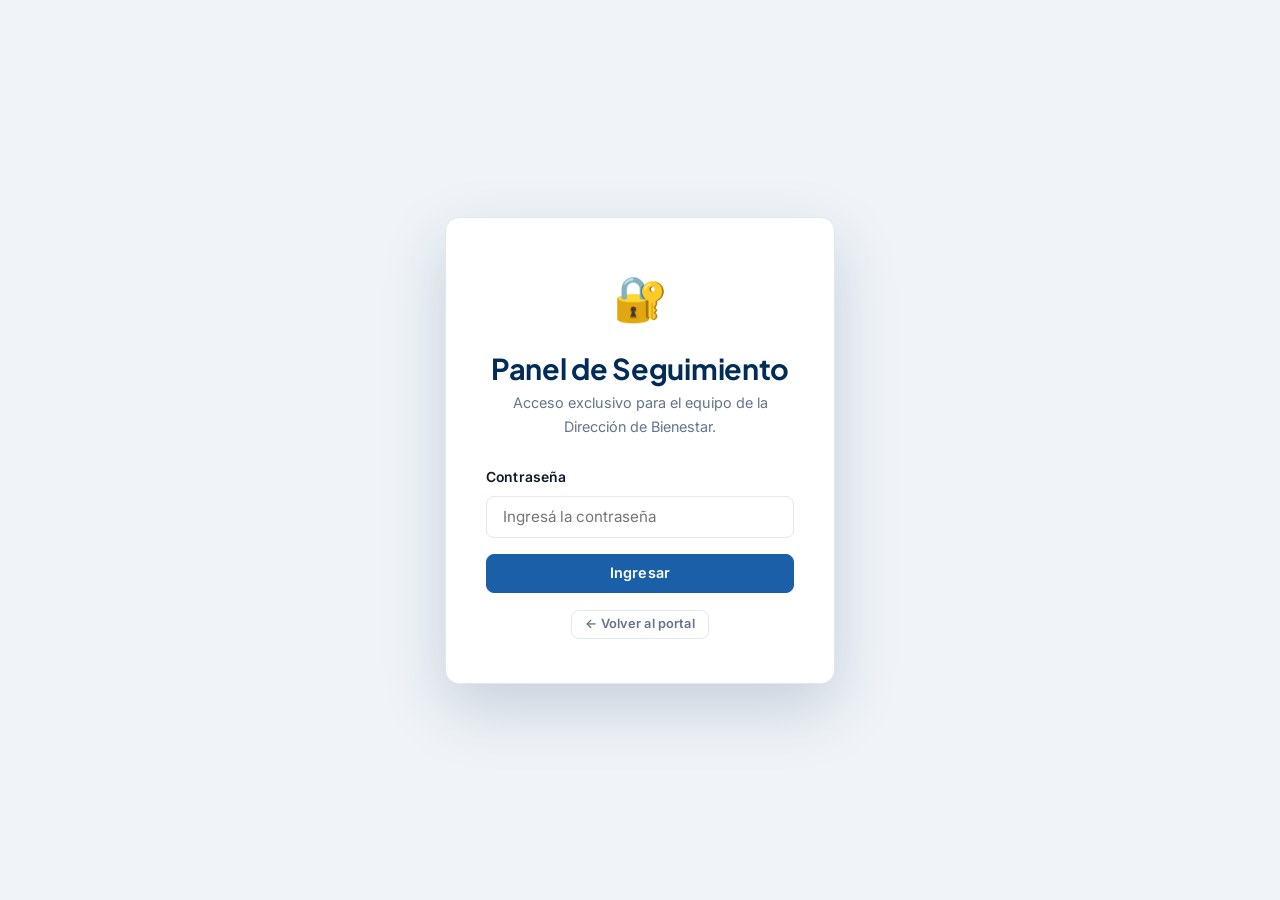
<file: panel-bienestar.html>
<!DOCTYPE html>
<html lang="es">
<head>
  <meta charset="UTF-8" />
  <meta name="viewport" content="width=device-width, initial-scale=1.0" />
  <title>Panel de Seguimiento · Dirección de Bienestar · UNM</title>
  <meta name="robots" content="noindex, nofollow" />
  <link rel="stylesheet" href="css/styles.css" />
  <link rel="icon" type="image/png" href="logo2.png" />
  <script src="https://cdn.sheetjs.com/xlsx-0.20.2/package/dist/xlsx.full.min.js"></script>
  <style>
    body { background: var(--fondo-base); }
    .admin-login { display: flex; }

    .login-form-group { display:flex; flex-direction:column; gap:.4rem; text-align:left; margin-bottom:1rem; }
    .login-form-group label { font-size:.87rem; font-weight:600; color:var(--negro); }
    .login-form-group input { width:100%; padding:.65rem 1rem; font-size:.95rem; }

    .admin-table-wrap { background:var(--fondo-base); }
    .filter-group { display:flex; align-items:center; gap:.5rem; }
    .filter-group label { font-size:.82rem; font-weight:600; color:var(--gris-texto); white-space:nowrap; }
    .filter-group select { font-size:.82rem; padding:.35rem .6rem; min-width:120px; }
    .toolbar-sep { width:1px; height:28px; background:var(--gris-borde); margin:0 .25rem; flex-shrink:0; }

    .archive-toggle {
      display:inline-flex; align-items:center; gap:.4rem; font-size:.8rem; font-weight:600;
      color:var(--gris-texto); cursor:pointer; padding:.38rem .75rem; border-radius:6px;
      border:1.5px solid var(--gris-borde); background:var(--blanco); transition:all .2s; white-space:nowrap;
    }
    .archive-toggle:hover { border-color:var(--azul-medio); color:var(--azul-medio); }
    .archive-toggle.active { background:#fef3c7; border-color:#f59e0b; color:#92400e; }

    .row-archivada td { opacity:.45; }
    .loading-state { text-align:center; padding:3rem; color:var(--gris-texto); font-size:.95rem; }

    /* Columna Estado — ancho fijo para que no se corte */
    .admin-table th:nth-child(9),
    .admin-table td:nth-child(9) {
      min-width: 140px;
      white-space: nowrap;
    }

    /* Badges unificados — misma paleta para tipo y estado */
    .badge-resuelto    { background:#dcfce7; color:#166534; }   /* verde  */
    .badge-pendiente   { background:#fee2e2; color:#991b1b; }   /* rojo   */
    .badge-proceso     { background:#fef3c7; color:#92400e; }   /* amarillo */
    .badge-autogestion { background:#dcfce7; color:#166534; }   /* verde  */
    .badge-a-resolver  { background:#fee2e2; color:#991b1b; }   /* rojo   */

    .status-select {
      font-size: .8rem;
      padding: .3rem .55rem;
      border-radius: var(--radio-sm);
      border: 1.5px solid var(--gris-borde);
      cursor: pointer;
      font-family: inherit;
      background: var(--blanco);
      color: var(--negro);
      min-width: 120px;
      white-space: nowrap;
    }

    .stat-chip.historico { border:1.5px dashed var(--gris-borde); background:var(--fondo-sutil); }
    .stat-chip.historico .stat-num { color:var(--gris-texto); }

    /* Fila clickeable */
    .admin-table tbody tr[data-searchable] { cursor: pointer; }
    .admin-table tbody tr[data-searchable]:hover td { background: #eef4ff; }

    /* Modal de detalle */
    .modal-overlay {
      display: none; position: fixed; inset: 0;
      background: rgba(1,44,87,.55); z-index: 1000;
      align-items: center; justify-content: center;
      padding: 1rem; backdrop-filter: blur(3px);
    }
    .modal-overlay.open { display: flex; }

    .modal-box {
      background: var(--blanco); border-radius: var(--radio);
      box-shadow: var(--sombra-xl); width: 100%; max-width: 680px;
      max-height: 88vh; overflow-y: auto; animation: slideUp .2s ease both;
    }

    .modal-header {
      background: var(--azul-institucional); color: var(--blanco);
      padding: 1.1rem 1.5rem; display: flex; align-items: center;
      justify-content: space-between;
      border-radius: var(--radio) var(--radio) 0 0;
      position: sticky; top: 0; z-index: 2;
    }
    .modal-header h3 { color: var(--blanco); font-size: .97rem; }
    .modal-close {
      background: none; border: none; color: rgba(255,255,255,.8);
      font-size: 1.5rem; cursor: pointer; line-height: 1; padding: 0 .2rem;
    }
    .modal-close:hover { color: var(--blanco); }

    .modal-body { padding: 1.5rem; }

    .modal-grid {
      display: grid; grid-template-columns: 1fr 1fr;
      gap: .75rem 1.5rem; margin-bottom: 1.25rem;
    }
    .modal-field label {
      font-size: .7rem; font-weight: 700; color: var(--gris-suave);
      text-transform: uppercase; letter-spacing: .06em;
      display: block; margin-bottom: .2rem;
    }
    .modal-field p { font-size: .9rem; color: var(--negro); font-weight: 500; }

    .modal-desc {
      background: var(--fondo-base); border: 1.5px solid var(--gris-borde);
      border-radius: var(--radio-sm); padding: .85rem 1rem;
      font-size: .88rem; color: var(--negro); line-height: 1.6;
      margin-bottom: 1.5rem; white-space: pre-wrap;
      min-height: 48px;
    }

    .modal-hist-title {
      font-size: .75rem; font-weight: 700; color: var(--gris-texto);
      text-transform: uppercase; letter-spacing: .06em;
      margin-bottom: .75rem; display: flex; align-items: center; gap: .5rem;
    }
    .modal-hist-title::after { content:''; flex:1; height:1px; background:var(--gris-borde); }

    .modal-hist-item {
      border: 1.5px solid var(--gris-borde); border-radius: var(--radio-sm);
      padding: .85rem 1rem; margin-bottom: .55rem;
      font-size: .84rem; display: flex; gap: 1rem; align-items: flex-start;
    }
    .modal-hist-item.current { border-color: var(--azul-medio); background: #f0f6ff; }
    .modal-hist-item:hover   { background: var(--fondo-base); }

    .modal-hist-meta { flex: 1; min-width: 0; }
    .modal-hist-meta strong { display:block; color:var(--negro); margin-bottom:.15rem; }
    .modal-hist-meta span   { color:var(--gris-texto); font-size:.77rem; }
    .modal-hist-desc { font-size:.8rem; color:var(--gris-texto); margin-top:.25rem; white-space:pre-wrap; }
  </style>
</head>
<body>

  <!-- ===== LOGIN ===== -->
  <div class="admin-login" id="admin-login" role="main">
    <div class="login-box">
      <span class="login-icon">🔐</span>
      <h2>Panel de Seguimiento</h2>
      <p>Acceso exclusivo para el equipo de la Dirección de Bienestar.</p>
      <div id="login-error" class="login-error" role="alert" aria-live="polite">
        Contraseña incorrecta. Intentá de nuevo.
      </div>
      <form id="login-form" novalidate>
        <div class="login-form-group">
          <label for="admin-pass">Contraseña</label>
          <input type="password" id="admin-pass" placeholder="Ingresá la contraseña"
            autocomplete="current-password" required />
        </div>
        <button type="submit" class="btn btn-primary" style="width:100%;justify-content:center;">
          Ingresar
        </button>
      </form>
      <div class="mt-2" style="text-align:center;">
        <a href="index.html" class="btn btn-ghost btn-sm">← Volver al portal</a>
      </div>
    </div>
  </div>

  <!-- ===== PANEL ===== -->
  <div id="admin-panel" class="admin-panel">

    <div class="admin-header">
      <h1>🏫 Panel de Seguimiento · Dirección de Bienestar</h1>
      <div style="display:flex;gap:.5rem;align-items:center;">
        <a href="index.html" class="btn btn-ghost btn-sm">Ver portal</a>
        <button class="btn btn-outline btn-sm" id="btn-logout"
          style="color:#fff;border-color:rgba(255,255,255,.4);">Cerrar sesión</button>
      </div>
    </div>

    <!-- Toolbar -->
    <div class="admin-toolbar" style="flex-wrap:wrap;gap:.6rem;">

      <!-- Buscador -->
      <div class="filter-group" style="flex:1;min-width:200px;max-width:300px;">
        <label for="buscar">🔍</label>
        <input type="text" id="buscar" placeholder="Buscar DNI o apellido..."
          style="font-size:.82rem;padding:.35rem .7rem;width:100%;" autocomplete="off" />
      </div>

      <!-- Filtros -->
      <div class="filter-group">
        <label for="filtro-area">Área:</label>
        <select id="filtro-area">
          <option value="">Todas</option>
          <option value="Becas">Becas</option>
          <option value="Boleto Estudiantil">Boleto Estudiantil</option>
          <option value="Estacionamiento">Estacionamiento</option>
          <option value="Otra">Otra</option>
        </select>
      </div>
      <div class="filter-group">
        <label for="filtro-estado">Estado:</label>
        <select id="filtro-estado">
          <option value="">Todos</option>
          <option value="Pendiente">Pendiente</option>
          <option value="En proceso">En proceso</option>
          <option value="Resuelto">Resuelto</option>
        </select>
      </div>
      <div class="filter-group">
        <label for="filtro-tipo">Tipo:</label>
        <select id="filtro-tipo">
          <option value="">Todos</option>
          <option value="A resolver">🔴 A resolver</option>
          <option value="Autogestión">🟢 Autogestión</option>
        </select>
      </div>

      <button class="btn btn-ghost btn-sm" id="btn-limpiar-filtros">✕ Limpiar filtros</button>

      <div class="toolbar-sep"></div>

      <button class="archive-toggle" id="btn-toggle-archivados">📦 Ver archivados</button>

      <div class="toolbar-sep"></div>

      <button class="btn btn-primary btn-sm" id="btn-exportar">⬇️ Exportar Excel</button>
      <button class="btn btn-warning btn-sm" id="btn-archivar-resueltos">📦 Archivar resueltos</button>
      <button class="btn btn-ghost btn-sm" id="btn-recargar">🔄 Recargar</button>
    </div>

    <!-- Stats -->
    <div class="admin-stats">
      <div class="stat-chip">
        <span class="stat-num" id="stat-total">—</span>
        <span class="stat-label">Activos</span>
      </div>
      <div class="stat-chip">
        <span class="stat-num" id="stat-pendiente" style="color:#dc2626;">—</span>
        <span class="stat-label">Pendientes</span>
      </div>
      <div class="stat-chip">
        <span class="stat-num" id="stat-proceso" style="color:#d97706;">—</span>
        <span class="stat-label">En proceso</span>
      </div>
      <div class="stat-chip">
        <span class="stat-num" id="stat-a-resolver" style="color:#dc2626;">—</span>
        <span class="stat-label">A resolver</span>
      </div>
      <div class="stat-chip historico" title="Total histórico incluyendo archivados">
        <span class="stat-num" id="stat-historico-total">—</span>
        <span class="stat-label">Total histórico</span>
      </div>
      <div class="stat-chip historico" title="A resolver histórico">
        <span class="stat-num" id="stat-historico-a-resolver" style="color:#dc2626;">—</span>
        <span class="stat-label">A resolver hist.</span>
      </div>
    </div>

    <!-- Tabla -->
    <div class="admin-table-wrap">
      <table class="admin-table">
        <thead>
          <tr>
            <th>Fecha / Hora</th>
            <th>Nombre</th>
            <th>Apellido</th>
            <th>DNI</th>
            <th>Email</th>
            <th>Área</th>
            <th>Tipo</th>
            <th>Descripción</th>
            <th>Estado</th>
            <th>Acción</th>
          </tr>
        </thead>
        <tbody id="tabla-body">
          <tr><td colspan="10" class="loading-state">Cargando consultas...</td></tr>
        </tbody>
      </table>
    </div>

    <div style="background:var(--azul-institucional);padding:1rem 2rem;text-align:center;font-size:.76rem;color:rgba(255,255,255,.35);letter-spacing:.02em;">
      © <span id="year"></span> Universidad Nacional de Moreno · Dirección de Bienestar
    </div>
  </div>

  <!-- ===== MODAL DETALLE ===== -->
  <div class="modal-overlay" id="modal-overlay" role="dialog" aria-modal="true" aria-labelledby="modal-title">
    <div class="modal-box">
      <div class="modal-header">
        <h3 id="modal-title">Detalle de consulta</h3>
        <button class="modal-close" id="modal-close" aria-label="Cerrar">×</button>
      </div>
      <div class="modal-body" id="modal-body">
        <!-- Se rellena por JS -->
      </div>
    </div>
  </div>

  <script>
  /* ============================================================
     CONFIG
     ============================================================ */
  const SB_URL = 'https://uqksnltvpqmsjtajrfar.supabase.co';
  const SB_KEY = 'eyJhbGciOiJIUzI1NiIsInR5cCI6IkpXVCJ9.eyJpc3MiOiJzdXBhYmFzZSIsInJlZiI6InVxa3NubHR2cHFtc2p0YWpyZmFyIiwicm9sZSI6ImFub24iLCJpYXQiOjE3ODExMTIxNDUsImV4cCI6MjA5NjY4ODE0NX0.Cm3htm58b3X_hQHi8K-jF45HyZK9vSVNBiFGkmjdgyg';
  const PASS   = 'bienestar2024';

  document.getElementById('year').textContent = new Date().getFullYear();
  let mostrarArchivados = false;

  /* ============================================================
     SUPABASE HELPERS
     ============================================================ */
  function sbH(extra = {}) {
    return {
      'apikey':        SB_KEY,
      'Authorization': `Bearer ${SB_KEY}`,
      'Content-Type':  'application/json',
      'Prefer':        'return=minimal',
      ...extra
    };
  }

  async function fetchTodas() {
    const res = await fetch(`${SB_URL}/rest/v1/consultas?select=*&order=timestamp.desc`, {
      headers: { ...sbH(), 'Prefer': 'return=representation' }
    });
    if (!res.ok) throw new Error(await res.text());
    return res.json();
  }

  async function fetchFiltradas(filtros, incluirArchivados) {
    let url = `${SB_URL}/rest/v1/consultas?select=*&order=timestamp.desc`;
    url += incluirArchivados ? '' : '&archivado=eq.false';
    if (filtros.area)   url += `&area=eq.${encodeURIComponent(filtros.area)}`;
    if (filtros.estado) url += `&estado=eq.${encodeURIComponent(filtros.estado)}`;
    if (filtros.tipo)   url += `&tipo=eq.${encodeURIComponent(filtros.tipo)}`;
    const res = await fetch(url, { headers: { ...sbH(), 'Prefer': 'return=representation' } });
    if (!res.ok) throw new Error(await res.text());
    return res.json();
  }

  async function patchConsulta(id, campos) {
    const res = await fetch(`${SB_URL}/rest/v1/consultas?id=eq.${id}`, {
      method: 'PATCH', headers: sbH(), body: JSON.stringify(campos)
    });
    if (!res.ok) { const e = await res.text(); console.error('PATCH error:', e); alert('Error: ' + e); }
  }

  async function archivarResueltos() {
    const res = await fetch(`${SB_URL}/rest/v1/consultas?estado=eq.Resuelto&archivado=eq.false`, {
      method: 'PATCH', headers: sbH(), body: JSON.stringify({ archivado: true })
    });
    if (!res.ok) { const e = await res.text(); console.error('PATCH resueltos:', e); alert('Error: ' + e); }
  }

  /* ============================================================
     UTILIDADES
     ============================================================ */
  function escapeHTML(str) {
    if (!str) return '';
    const d = document.createElement('div');
    d.textContent = String(str);
    return d.innerHTML;
  }

  function formatDateTime(iso) {
    if (!iso) return '';
    const d = new Date(iso);
    return d.toLocaleDateString('es-AR', { day:'2-digit', month:'2-digit', year:'numeric' })
      + ' ' + d.toLocaleTimeString('es-AR', { hour:'2-digit', minute:'2-digit' });
  }

  /* ============================================================
     LOGIN
     ============================================================ */
  const loginSection = document.getElementById('admin-login');
  const adminPanel   = document.getElementById('admin-panel');
  const loginError   = document.getElementById('login-error');
  const passInput    = document.getElementById('admin-pass');

  document.getElementById('login-form').addEventListener('submit', function(e) {
    e.preventDefault();
    if (passInput.value === PASS) {
      loginSection.style.display = 'none';
      adminPanel.classList.add('visible');
      cargarPanel();
    } else {
      loginError.classList.add('visible');
      passInput.value = '';
      passInput.focus();
    }
  });

  passInput.addEventListener('keydown', e => {
    if (e.key === 'Enter') document.getElementById('login-form').dispatchEvent(new Event('submit'));
  });

  document.getElementById('btn-logout').addEventListener('click', () => {
    loginSection.style.display = 'flex';
    adminPanel.classList.remove('visible');
    passInput.value = '';
    loginError.classList.remove('visible');
  });

  /* ============================================================
     STATS
     ============================================================ */
  function renderStats(todas, activas) {
    const sinArch = activas.filter(c => !c.archivado);
    document.getElementById('stat-total').textContent      = sinArch.length;
    document.getElementById('stat-pendiente').textContent  = sinArch.filter(c => c.estado === 'Pendiente').length;
    document.getElementById('stat-proceso').textContent    = sinArch.filter(c => c.estado === 'En proceso').length;
    document.getElementById('stat-a-resolver').textContent = sinArch.filter(c => c.tipo === 'A resolver').length;
    document.getElementById('stat-historico-total').textContent      = todas.length;
    document.getElementById('stat-historico-a-resolver').textContent = todas.filter(c => c.tipo === 'A resolver').length;
  }

  /* ============================================================
     TABLA
     ============================================================ */
  function renderTabla(consultas) {
    const tbody = document.getElementById('tabla-body');
    tbody.innerHTML = '';

    if (!consultas.length) {
      tbody.innerHTML = '<tr><td colspan="10" class="empty-state">'
        + '<div class="empty-icon">🔍</div><p>No hay consultas que coincidan.</p></td></tr>';
      return;
    }

    consultas.forEach(c => {
      const tr = document.createElement('tr');
      tr.setAttribute('data-searchable', '1');
      tr.setAttribute('data-dni',      c.dni      || '');
      tr.setAttribute('data-apellido', c.apellido || '');
      if (c.archivado) tr.classList.add('row-archivada');

      // Badge estado — rojo=Pendiente, amarillo=En proceso, verde=Resuelto
      const badgeEstado = c.estado === 'En proceso' ? 'badge-proceso'
                        : c.estado === 'Resuelto'   ? 'badge-resuelto'
                        : 'badge-pendiente';

      // Área y Tipo usan el mismo color que el estado de la fila
      const tipo = c.tipo || 'Autogestión';
      const badgeTipo = tipo === 'A resolver'
        ? `<span class="badge ${badgeEstado}">A resolver</span>`
        : `<span class="badge ${badgeEstado}">Autogestión</span>`;

      const desc = c.descripcion
        ? escapeHTML(c.descripcion)
        : '<em style="color:#94a3b8;">Sin descripción</em>';

      const accionBtn = c.archivado
        ? '<span style="font-size:.75rem;color:#94a3b8;">Archivado</span>'
        : `<button class="btn btn-sm btn-warning archive-btn" data-id="${c.id}" title="Archivar">📦</button>`;

      tr.innerHTML =
        `<td>${escapeHTML(formatDateTime(c.timestamp))}</td>`
        + `<td>${escapeHTML(c.nombre)}</td>`
        + `<td>${escapeHTML(c.apellido)}</td>`
        + `<td>${escapeHTML(c.dni)}</td>`
        + `<td><a href="mailto:${escapeHTML(c.email || '')}" style="color:var(--azul-medio);font-size:.82rem;">${escapeHTML(c.email || '—')}</a></td>`
        + `<td><span class="badge ${badgeEstado}">${escapeHTML(c.area)}</span></td>`
        + `<td>${badgeTipo}</td>`
        + `<td class="desc-cell">${desc}</td>`
        + `<td>${c.archivado
            ? '<span class="badge badge-resuelto">Archivado</span>'
            : `<select class="status-select" data-id="${c.id}">
                <option value="Pendiente"  ${c.estado==='Pendiente'  ? 'selected':''}>Pendiente</option>
                <option value="En proceso" ${c.estado==='En proceso' ? 'selected':''}>En proceso</option>
                <option value="Resuelto"   ${c.estado==='Resuelto'   ? 'selected':''}>Resuelto</option>
              </select>`
          }</td>`
        + `<td>${accionBtn}</td>`;

      tbody.appendChild(tr);

      // Click en la fila abre el modal (excepto en select y botón de archivar)
      tr.addEventListener('click', function(e) {
        if (e.target.closest('select') || e.target.closest('button')) return;
        abrirModal(c.id, c.dni);
      });
    });

    tbody.querySelectorAll('.status-select').forEach(sel => {
      sel.addEventListener('change', async function() {
        await patchConsulta(this.getAttribute('data-id'), { estado: this.value });
        await aplicarFiltros();
      });
    });

    tbody.querySelectorAll('.archive-btn').forEach(btn => {
      btn.addEventListener('click', async function() {
        if (confirm('¿Archivar esta consulta? Seguirá en el historial.')) {
          await patchConsulta(this.getAttribute('data-id'), { archivado: true });
          await aplicarFiltros();
        }
      });
    });
  }

  /* ============================================================
     FILTROS Y CARGA
     ============================================================ */
  async function cargarPanel() { await aplicarFiltros(); }

  async function aplicarFiltros() {
    const tbody = document.getElementById('tabla-body');
    tbody.innerHTML = '<tr><td colspan="10" class="loading-state">Cargando...</td></tr>';
    document.getElementById('buscar').value = '';

    try {
      const filtros = {
        area:   document.getElementById('filtro-area').value,
        estado: document.getElementById('filtro-estado').value,
        tipo:   document.getElementById('filtro-tipo').value
      };
      const [todas, filtradas] = await Promise.all([
        fetchTodas(),
        fetchFiltradas(filtros, mostrarArchivados)
      ]);
      renderStats(todas, todas.filter(c => !c.archivado));
      renderTabla(filtradas);
    } catch(e) {
      tbody.innerHTML = `<tr><td colspan="10" class="empty-state" style="color:var(--rojo);">
        Error: ${escapeHTML(e.message)}</td></tr>`;
      console.error(e);
    }
  }

  document.getElementById('filtro-area').addEventListener('change',   aplicarFiltros);
  document.getElementById('filtro-estado').addEventListener('change', aplicarFiltros);
  document.getElementById('filtro-tipo').addEventListener('change',   aplicarFiltros);
  document.getElementById('btn-recargar').addEventListener('click',   aplicarFiltros);

  document.getElementById('btn-limpiar-filtros').addEventListener('click', () => {
    document.getElementById('filtro-area').value   = '';
    document.getElementById('filtro-estado').value = '';
    document.getElementById('filtro-tipo').value   = '';
    aplicarFiltros();
  });

  document.getElementById('btn-toggle-archivados').addEventListener('click', function() {
    mostrarArchivados = !mostrarArchivados;
    this.classList.toggle('active', mostrarArchivados);
    this.textContent = mostrarArchivados ? '📦 Ocultar archivados' : '📦 Ver archivados';
    aplicarFiltros();
  });

  document.getElementById('btn-archivar-resueltos').addEventListener('click', async () => {
    const todas = await fetchTodas();
    const n = todas.filter(c => c.estado === 'Resuelto' && !c.archivado).length;
    if (!n) { alert('No hay casos resueltos para archivar.'); return; }
    if (!confirm(`¿Archivar los ${n} caso(s) resueltos? Seguirán en el historial.`)) return;
    await archivarResueltos();
    await aplicarFiltros();
  });

  // Buscador por DNI o apellido (client-side)
  document.getElementById('buscar').addEventListener('input', function() {
    const q = this.value.trim().toLowerCase();
    document.querySelectorAll('#tabla-body tr[data-searchable]').forEach(tr => {
      const dni      = (tr.getAttribute('data-dni')      || '').toLowerCase();
      const apellido = (tr.getAttribute('data-apellido') || '').toLowerCase();
      tr.style.display = (!q || dni.includes(q) || apellido.includes(q)) ? '' : 'none';
    });
  });

  /* ============================================================
     EXPORTAR XLSX
     ============================================================ */
  document.getElementById('btn-exportar').addEventListener('click', async () => {
    try {
      const consultas = await fetchTodas();
      if (!consultas.length) { alert('No hay consultas para exportar.'); return; }
      if (typeof XLSX === 'undefined') { alert('Error: librería Excel no disponible.'); return; }

      const rows = consultas.map(c => ({
        'Fecha y Hora': formatDateTime(c.timestamp),
        'Nombre':       c.nombre,
        'Apellido':     c.apellido,
        'DNI':          c.dni,
        'Email':        c.email || '',
        'Área':         c.area,
        'Tipo':         c.tipo || 'Autogestión',
        'Descripción':  c.descripcion || '',
        'Estado':       c.estado,
        'Archivado':    c.archivado ? 'Sí' : 'No'
      }));

      const ws = XLSX.utils.json_to_sheet(rows);
      ws['!cols'] = [{wch:18},{wch:16},{wch:16},{wch:12},{wch:26},{wch:20},{wch:14},{wch:50},{wch:14},{wch:10}];
      const wb = XLSX.utils.book_new();
      XLSX.utils.book_append_sheet(wb, ws, 'Consultas');
      XLSX.writeFile(wb, `consultas_bienestar_${new Date().toISOString().slice(0,10)}.xlsx`);
    } catch(e) {
      alert('Error exportando: ' + e.message);
    }
  });
  /* ============================================================
     MODAL DE DETALLE
     ============================================================ */
  const modalOverlay = document.getElementById('modal-overlay');
  const modalBody    = document.getElementById('modal-body');

  // Cerrar modal
  document.getElementById('modal-close').addEventListener('click', cerrarModal);
  modalOverlay.addEventListener('click', e => { if (e.target === modalOverlay) cerrarModal(); });
  document.addEventListener('keydown', e => { if (e.key === 'Escape') cerrarModal(); });

  function cerrarModal() {
    modalOverlay.classList.remove('open');
    modalBody.innerHTML = '';
  }

  async function abrirModal(consultaId, dni) {
    modalOverlay.classList.add('open');
    modalBody.innerHTML = '<p style="text-align:center;padding:2rem;color:var(--gris-texto);">Cargando...</p>';

    try {
      // Trae la consulta actual y todas las del mismo DNI en paralelo
      const [detalleArr, historial] = await Promise.all([
        fetch(`${SB_URL}/rest/v1/consultas?id=eq.${consultaId}&select=*`,
          { headers: { ...sbH(), 'Prefer': 'return=representation' } }).then(r => r.json()),
        fetch(`${SB_URL}/rest/v1/consultas?dni=eq.${encodeURIComponent(dni)}&order=timestamp.desc&select=*`,
          { headers: { ...sbH(), 'Prefer': 'return=representation' } }).then(r => r.json())
      ]);

      const c = detalleArr[0];
      if (!c) { modalBody.innerHTML = '<p style="padding:2rem;">No se encontró la consulta.</p>'; return; }

      const badgeClass = c.estado === 'En proceso' ? 'badge-proceso'
                       : c.estado === 'Resuelto'   ? 'badge-resuelto'
                       : 'badge-pendiente';

      const tipoClass  = (c.tipo || 'Autogestión') === 'A resolver' ? 'badge-pendiente' : 'badge-resuelto';

      modalBody.innerHTML = `
        <!-- Datos principales -->
        <div class="modal-grid">
          <div class="modal-field">
            <label>Nombre y Apellido</label>
            <p>${escapeHTML(c.nombre)} ${escapeHTML(c.apellido)}</p>
          </div>
          <div class="modal-field">
            <label>DNI</label>
            <p>${escapeHTML(c.dni)}</p>
          </div>
          <div class="modal-field">
            <label>Email</label>
            <p>${c.email ? `<a href="mailto:${escapeHTML(c.email)}" style="color:var(--azul-medio);">${escapeHTML(c.email)}</a>` : '—'}</p>
          </div>
          <div class="modal-field">
            <label>Fecha</label>
            <p>${escapeHTML(formatDateTime(c.timestamp))}</p>
          </div>
          <div class="modal-field">
            <label>Área</label>
            <p><span class="badge ${badgeClass}">${escapeHTML(c.area)}</span></p>
          </div>
          <div class="modal-field">
            <label>Tipo</label>
            <p><span class="badge ${tipoClass}">${escapeHTML(c.tipo || 'Autogestión')}</span></p>
          </div>
          <div class="modal-field">
            <label>Estado</label>
            <p><span class="badge ${badgeClass}">${escapeHTML(c.estado)}</span></p>
          </div>
          <div class="modal-field">
            <label>Archivado</label>
            <p>${c.archivado ? 'Sí' : 'No'}</p>
          </div>
        </div>

        <!-- Descripción -->
        <div class="modal-field" style="margin-bottom:.5rem;">
          <label>Descripción</label>
        </div>
        <div class="modal-desc">${escapeHTML(c.descripcion) || '<em style="color:#94a3b8;">Sin descripción</em>'}</div>

        <!-- Historial del DNI -->
        <div class="modal-hist-title">Historial del DNI ${escapeHTML(c.dni)} (${historial.length} consulta${historial.length !== 1 ? 's' : ''})</div>
        ${historial.map(h => {
          const hBadge = h.estado === 'En proceso' ? 'badge-proceso'
                       : h.estado === 'Resuelto'   ? 'badge-resuelto'
                       : 'badge-pendiente';
          const esCurrent = h.id === consultaId;
          return `<div class="modal-hist-item${esCurrent ? ' current' : ''}" 
                       style="cursor:${esCurrent ? 'default' : 'pointer'};"
                       data-hist-id="${escapeHTML(h.id)}" data-hist-dni="${escapeHTML(h.dni)}">
            <div>
              <span class="badge ${hBadge}" style="white-space:nowrap;">${escapeHTML(h.estado)}</span>
            </div>
            <div class="modal-hist-meta">
              <strong>${escapeHTML(h.area)} · ${escapeHTML(h.tipo || 'Autogestión')}${esCurrent ? ' <span style="color:var(--azul-medio);font-size:.75rem;">(esta consulta)</span>' : ' <span style="color:var(--gris-suave);font-size:.73rem;">→ click para ver</span>'}</strong>
              <span>${escapeHTML(formatDateTime(h.timestamp))}</span>
              ${h.descripcion ? `<div class="modal-hist-desc">${escapeHTML(h.descripcion)}</div>` : ''}
            </div>
          </div>`;
        }).join('')}`;

    } catch(e) {
      modalBody.innerHTML = `<p style="padding:2rem;color:var(--rojo);">Error: ${escapeHTML(e.message)}</p>`;
    }

    // Clicks en items del historial (los que no son la consulta actual)
    modalBody.querySelectorAll('.modal-hist-item:not(.current)').forEach(item => {
      item.addEventListener('click', () => {
        abrirModal(item.getAttribute('data-hist-id'), item.getAttribute('data-hist-dni'));
      });
    });
  }

  </script>
</body>
</html>
</file>
<file: css/styles.css>
/* ============================================================
   Dirección de Bienestar · Universidad Nacional de Moreno
   ============================================================ */

@import url('https://fonts.googleapis.com/css2?family=Inter:wght@300;400;500;600;700;800&family=Plus+Jakarta+Sans:wght@400;500;600;700;800&display=swap');

/* ============================================================
   VARIABLES
   ============================================================ */
:root {
  /* Marca */
  --azul-institucional: #012c57;
  --azul-medio:         #1a5fa8;
  --azul-claro:         #2e7dd1;
  --azul-acento:        #3a8fe8;
  --blanco:             #ffffff;
  --negro:              #0f172a;

  /* Fondos */
  --fondo-base:         #f0f4f8;
  --fondo-card:         #ffffff;
  --fondo-sutil:        #f8fafc;

  /* Grises */
  --gris-borde:         #e1e8f0;
  --gris-medio:         #cbd5e1;
  --gris-texto:         #64748b;
  --gris-suave:         #94a3b8;

  /* Estados */
  --verde:              #059669;
  --verde-bg:           #ecfdf5;
  --verde-borde:        #a7f3d0;
  --naranja:            #d97706;
  --naranja-bg:         #fffbeb;
  --naranja-borde:      #fde68a;
  --rojo:               #dc2626;
  --rojo-bg:            #fef2f2;

  /* Sombras */
  --sombra-xs:  0 1px 2px rgba(1,44,87,.06);
  --sombra-sm:  0 2px 8px rgba(1,44,87,.08);
  --sombra-md:  0 4px 20px rgba(1,44,87,.10);
  --sombra-lg:  0 12px 40px rgba(1,44,87,.14);
  --sombra-xl:  0 24px 64px rgba(1,44,87,.18);

  /* Forma */
  --radio:      14px;
  --radio-sm:   8px;
  --radio-lg:   20px;
  --trans:      0.2s ease;
}

/* ============================================================
   RESET Y BASE
   ============================================================ */
*, *::before, *::after { box-sizing: border-box; margin: 0; padding: 0; }

html { scroll-behavior: smooth; font-size: 16px; -webkit-font-smoothing: antialiased; }

body {
  font-family: 'Inter', system-ui, sans-serif;
  background: var(--fondo-base);
  color: var(--negro);
  line-height: 1.65;
  min-height: 100vh;
  display: flex;
  flex-direction: column;
}

img { max-width: 100%; display: block; }
a   { color: var(--azul-medio); text-decoration: none; }
a:hover { text-decoration: underline; }
ul  { list-style: none; }

h1 { font-family: 'Plus Jakarta Sans', sans-serif; font-size: clamp(1.6rem, 4vw, 2.4rem); font-weight: 800; line-height: 1.15; letter-spacing: -.02em; }
h2 { font-family: 'Plus Jakarta Sans', sans-serif; font-size: clamp(1.25rem, 3vw, 1.8rem); font-weight: 700; line-height: 1.25; letter-spacing: -.01em; }
h3 { font-family: 'Plus Jakarta Sans', sans-serif; font-size: 1.1rem; font-weight: 700; line-height: 1.35; }
p  { color: var(--gris-texto); }

main { flex: 1; }

.container {
  max-width: 1200px;
  margin: 0 auto;
  padding: 0 1.5rem;
}

.section { padding: 4rem 0; }

/* ============================================================
   HEADER
   ============================================================ */
.site-header {
  background: var(--azul-institucional);
  position: sticky;
  top: 0;
  z-index: 100;
  box-shadow: 0 1px 0 rgba(255,255,255,.08), 0 4px 24px rgba(1,44,87,.35);
}

.header-inner {
  max-width: 1200px;
  margin: 0 auto;
  padding: 0 1.5rem;
  display: flex;
  align-items: center;
  gap: 1.25rem;
  height: 68px;
}

.header-logo {
  height: 44px;
  width: auto;
  flex-shrink: 0;
}

.header-logo-placeholder {
  background: rgba(255,255,255,.12);
  border-radius: 10px;
  width: 44px;
  height: 44px;
  display: flex;
  align-items: center;
  justify-content: center;
  font-size: 1.35rem;
  flex-shrink: 0;
}

.header-titles { flex: 1; min-width: 0; }

.header-titles .title {
  font-family: 'Plus Jakarta Sans', sans-serif;
  font-size: clamp(.82rem, 2.2vw, 1rem);
  font-weight: 700;
  color: var(--blanco);
  white-space: nowrap;
  overflow: hidden;
  text-overflow: ellipsis;
  letter-spacing: -.01em;
}

.header-titles .subtitle {
  font-size: clamp(.68rem, 1.8vw, .78rem);
  color: rgba(255,255,255,.55);
  font-weight: 400;
  margin-top: 2px;
  letter-spacing: .02em;
  text-transform: uppercase;
}

.header-nav {
  display: flex;
  gap: .2rem;
  align-items: center;
}

.header-nav a {
  color: rgba(255,255,255,.75);
  font-size: .82rem;
  font-weight: 500;
  padding: .4rem .8rem;
  border-radius: 6px;
  transition: background var(--trans), color var(--trans);
  white-space: nowrap;
  letter-spacing: .01em;
}

.header-nav a:hover,
.header-nav a.active {
  background: rgba(255,255,255,.12);
  color: var(--blanco);
  text-decoration: none;
}

.header-nav a.active {
  background: rgba(255,255,255,.16);
  color: var(--blanco);
}

/* ============================================================
   HERO
   ============================================================ */
.hero {
  background: var(--azul-institucional);
  color: var(--blanco);
  padding: 2.75rem 1.5rem 3.25rem;
  text-align: center;
  position: relative;
  overflow: hidden;
}

/* Imagen de fondo con overlay azul institucional */
.hero-bg {
  position: absolute;
  inset: 0;
  background-image: url('../hero-unm.png');
  background-size: cover;
  background-position: center 40%;
  background-repeat: no-repeat;
}

/* Overlay degradado azul encima de la imagen */
.hero-bg::after {
  content: '';
  position: absolute;
  inset: 0;
  background: linear-gradient(
    135deg,
    rgba(1, 44, 87, 0.88) 0%,
    rgba(1, 44, 87, 0.75) 50%,
    rgba(26, 95, 168, 0.80) 100%
  );
}

/* Círculo decorativo fondo — desactivado con imagen de fondo */
.hero::before { display: none; }
.hero::after  { display: none; }

.hero-content {
  position: relative;
  max-width: 680px;
  margin: 0 auto;
  z-index: 2;
}

/* Chip sobre el título */
.hero-chip {
  display: inline-flex;
  align-items: center;
  gap: .5rem;
  background: rgba(255,255,255,.1);
  border: 1px solid rgba(255,255,255,.18);
  border-radius: 99px;
  padding: .28rem .9rem;
  font-size: .72rem;
  font-weight: 600;
  color: rgba(255,255,255,.85);
  letter-spacing: .04em;
  text-transform: uppercase;
  margin-bottom: .85rem;
}

.hero h1 {
  color: var(--blanco);
  margin-bottom: .6rem;
  font-size: clamp(1.4rem, 3.5vw, 2rem);
  text-shadow: 0 2px 12px rgba(1,44,87,.3);
}

.hero p {
  color: rgba(255,255,255,.75);
  font-size: .97rem;
  line-height: 1.65;
  max-width: 520px;
  margin: 0 auto;
}

/* Línea decorativa bajo el hero */
.hero-divider {
  position: absolute;
  bottom: 0;
  left: 0;
  right: 0;
  height: 4px;
  background: linear-gradient(90deg, transparent, var(--azul-acento), var(--azul-claro), transparent);
  opacity: .6;
}

/* ============================================================
   CARDS HOME
   ============================================================ */
.cards-grid {
  display: grid;
  grid-template-columns: repeat(auto-fit, minmax(290px, 1fr));
  gap: 1.5rem;
  padding: 3rem 0 1.5rem;
}

.card {
  background: var(--fondo-card);
  border-radius: var(--radio);
  box-shadow: var(--sombra-sm);
  padding: 2rem 1.75rem;
  display: flex;
  flex-direction: column;
  align-items: flex-start;
  gap: .85rem;
  border: 1.5px solid var(--gris-borde);
  transition: transform var(--trans), box-shadow var(--trans), border-color var(--trans);
  cursor: pointer;
  text-decoration: none;
  color: inherit;
  position: relative;
  overflow: hidden;
}

/* Línea de acento superior en hover */
.card::before {
  content: '';
  position: absolute;
  top: 0; left: 0; right: 0;
  height: 3px;
  background: linear-gradient(90deg, var(--azul-institucional), var(--azul-acento));
  opacity: 0;
  transition: opacity var(--trans);
}

.card:hover {
  transform: translateY(-5px);
  box-shadow: var(--sombra-lg);
  border-color: var(--azul-claro);
  text-decoration: none;
}

.card:hover::before { opacity: 1; }

.card-icon {
  font-size: 2rem;
  background: linear-gradient(135deg, #e8f1fb, #dbeafe);
  width: 60px;
  height: 60px;
  border-radius: 12px;
  display: flex;
  align-items: center;
  justify-content: center;
  border: 1px solid rgba(26,95,168,.12);
}

.card-title {
  font-family: 'Plus Jakarta Sans', sans-serif;
  font-size: 1.15rem;
  font-weight: 700;
  color: var(--azul-institucional);
  letter-spacing: -.01em;
}

.card-desc {
  color: var(--gris-texto);
  font-size: .9rem;
  flex: 1;
  line-height: 1.65;
}

.card-link {
  color: var(--azul-medio);
  font-size: .85rem;
  font-weight: 600;
  display: inline-flex;
  align-items: center;
  gap: .3rem;
  margin-top: .25rem;
  transition: gap var(--trans);
}

.card-link::after { content: '→'; }
.card:hover .card-link { gap: .5rem; }

/* ============================================================
   SECCIÓN INTRO HOME
   ============================================================ */
.section-intro {
  margin-bottom: .5rem;
}

.section-intro h2 { color: var(--azul-institucional); margin-bottom: .4rem; }
.section-intro p  { font-size: .95rem; }

/* Separador decorativo */
.section-divider {
  width: 48px;
  height: 3px;
  background: linear-gradient(90deg, var(--azul-institucional), var(--azul-acento));
  border-radius: 99px;
  margin: .75rem 0 0;
}

/* ============================================================
   CTA BANNER
   ============================================================ */
.cta-banner {
  background: linear-gradient(135deg, var(--azul-institucional) 0%, var(--azul-medio) 100%);
  border-radius: var(--radio);
  padding: 2.5rem 2.25rem;
  display: flex;
  align-items: center;
  justify-content: space-between;
  gap: 1.75rem;
  flex-wrap: wrap;
  margin-bottom: 3.5rem;
  position: relative;
  overflow: hidden;
}

.cta-banner::after {
  content: '';
  position: absolute;
  right: -60px;
  top: -60px;
  width: 220px;
  height: 220px;
  background: radial-gradient(circle, rgba(255,255,255,.07) 0%, transparent 70%);
  pointer-events: none;
}

.cta-banner h3 {
  color: var(--blanco);
  font-size: 1.2rem;
  margin-bottom: .3rem;
}

.cta-banner p {
  color: rgba(255,255,255,.7);
  font-size: .92rem;
  max-width: 480px;
}

.cta-banner p a {
  color: rgba(255,255,255,.9);
  text-decoration: underline;
  text-underline-offset: 2px;
}

.cta-banner .btn-primary {
  background: var(--blanco);
  color: var(--azul-institucional);
  border-color: var(--blanco);
  white-space: nowrap;
  font-weight: 700;
  flex-shrink: 0;
}

.cta-banner .btn-primary:hover {
  background: rgba(255,255,255,.9);
  border-color: rgba(255,255,255,.9);
  color: var(--azul-institucional);
}

/* ============================================================
   BOTONES
   ============================================================ */
.btn {
  display: inline-flex;
  align-items: center;
  justify-content: center;
  gap: .5rem;
  padding: .72rem 1.5rem;
  border-radius: var(--radio-sm);
  font-family: 'Inter', sans-serif;
  font-size: .9rem;
  font-weight: 600;
  cursor: pointer;
  border: 1.5px solid transparent;
  transition: all var(--trans);
  text-decoration: none;
  line-height: 1;
  white-space: nowrap;
  letter-spacing: .01em;
}

.btn-primary {
  background: var(--azul-medio);
  color: var(--blanco);
  border-color: var(--azul-medio);
}
.btn-primary:hover {
  background: var(--azul-institucional);
  border-color: var(--azul-institucional);
  color: var(--blanco);
  text-decoration: none;
  transform: translateY(-1px);
  box-shadow: 0 4px 12px rgba(1,44,87,.25);
}

.btn-outline {
  background: transparent;
  color: var(--azul-medio);
  border-color: var(--azul-medio);
}
.btn-outline:hover {
  background: var(--azul-medio);
  color: var(--blanco);
  text-decoration: none;
}

.btn-ghost {
  background: transparent;
  color: var(--gris-texto);
  border-color: var(--gris-borde);
}
.btn-ghost:hover {
  background: var(--fondo-sutil);
  color: var(--negro);
  text-decoration: none;
}

.btn-sm  { padding: .42rem .85rem; font-size: .8rem; }
.btn-lg  { padding: .9rem 2rem; font-size: .97rem; }

.btn-warning { background: transparent; color: #b45309; border-color: #d97706; }
.btn-warning:hover { background: #d97706; color: var(--blanco); text-decoration: none; }

.btn-danger { background: transparent; color: var(--rojo); border-color: var(--rojo); }
.btn-danger:hover { background: var(--rojo); color: var(--blanco); text-decoration: none; }

/* ============================================================
   FOOTER
   ============================================================ */
.site-footer {
  background: var(--azul-institucional);
  color: rgba(255,255,255,.7);
  padding: 1.5rem 1.5rem 0;
  margin-top: auto;
}

.footer-inner {
  max-width: 1200px;
  margin: 0 auto;
  display: grid;
  grid-template-columns: repeat(auto-fit, minmax(185px, 1fr));
  gap: 1.25rem;
  padding-bottom: 1.25rem;
}

.footer-col h4 {
  color: var(--blanco);
  font-size: .7rem;
  font-weight: 700;
  text-transform: uppercase;
  letter-spacing: .1em;
  margin-bottom: .5rem;
  opacity: .7;
}

.footer-col p,
.footer-col li {
  font-size: .8rem;
  color: rgba(255,255,255,.55);
  margin-bottom: .25rem;
  line-height: 1.45;
}

.footer-col a {
  color: rgba(255,255,255,.6);
  transition: color var(--trans);
}
.footer-col a:hover {
  color: var(--blanco);
  text-decoration: none;
}

.footer-bottom {
  max-width: 1200px;
  margin: 0 auto;
  padding: .75rem 0;
  border-top: 1px solid rgba(255,255,255,.08);
  text-align: center;
  font-size: .74rem;
  color: rgba(255,255,255,.3);
  letter-spacing: .02em;
}

/* ============================================================
   WIZARD
   ============================================================ */
.wizard-page {
  max-width: 700px;
  margin: 0 auto;
  padding: 2.5rem 1.5rem 5rem;
}

.wizard-back {
  display: inline-flex;
  align-items: center;
  gap: .45rem;
  color: var(--gris-texto);
  font-size: .84rem;
  font-weight: 500;
  margin-bottom: 2rem;
  cursor: pointer;
  background: none;
  border: none;
  font-family: inherit;
  padding: 0;
  transition: color var(--trans);
}
.wizard-back:hover { color: var(--azul-medio); }
.wizard-back::before { content: '←'; font-size: 1rem; }

.wizard-header { margin-bottom: 2rem; }
.wizard-header h2 {
  color: var(--azul-institucional);
  margin-bottom: .4rem;
}
.wizard-header p { font-size: .92rem; }

/* Barra de progreso */
.progress-bar-wrap { margin-bottom: 2rem; }

.progress-label {
  display: flex;
  justify-content: space-between;
  font-size: .76rem;
  color: var(--gris-suave);
  margin-bottom: .5rem;
  font-weight: 500;
  letter-spacing: .02em;
  text-transform: uppercase;
}

.progress-track {
  height: 4px;
  background: var(--gris-borde);
  border-radius: 99px;
  overflow: hidden;
}

.progress-fill {
  height: 100%;
  background: linear-gradient(90deg, var(--azul-institucional), var(--azul-acento));
  border-radius: 99px;
  transition: width .45s cubic-bezier(.4,0,.2,1);
}

/* Tarjeta de pregunta */
.wizard-card {
  background: var(--blanco);
  border-radius: var(--radio);
  box-shadow: var(--sombra-md);
  padding: 2.5rem 2.25rem;
  border: 1.5px solid var(--gris-borde);
  animation: slideUp .3s ease both;
}

@keyframes slideUp {
  from { opacity: 0; transform: translateY(12px); }
  to   { opacity: 1; transform: translateY(0); }
}

.wizard-question {
  font-family: 'Plus Jakarta Sans', sans-serif;
  font-size: 1.1rem;
  font-weight: 700;
  color: var(--azul-institucional);
  line-height: 1.5;
  margin-bottom: 1.75rem;
}

.wizard-options {
  display: flex;
  gap: .85rem;
  flex-wrap: wrap;
}

.wizard-options .btn {
  flex: 1;
  min-width: 120px;
  justify-content: center;
  padding: .85rem 1.25rem;
  font-size: .92rem;
  border-radius: var(--radio-sm);
}

.duda-btn-wrap {
  margin-top: 1.5rem;
  padding-top: 1.25rem;
  border-top: 1px solid var(--gris-borde);
  display: flex;
  align-items: center;
  gap: 1rem;
  flex-wrap: wrap;
}

.duda-btn-wrap span {
  font-size: .82rem;
  color: var(--gris-suave);
}

/* Mensajes de resultado */
.wizard-result { animation: slideUp .3s ease both; }

.result-box {
  border-radius: var(--radio);
  padding: 1.5rem 1.75rem;
  margin-bottom: 1rem;
  display: flex;
  gap: 1rem;
  align-items: flex-start;
  border-width: 1.5px;
  border-style: solid;
}

.result-box.warning { background: var(--naranja-bg); border-color: var(--naranja-borde); }
.result-box.success { background: var(--verde-bg);   border-color: var(--verde-borde); }
.result-box.info    { background: #eff6ff;            border-color: #bfdbfe; }

.result-icon { font-size: 1.5rem; line-height: 1; flex-shrink: 0; margin-top: .1rem; }

.result-content h3 { font-size: .95rem; font-weight: 700; margin-bottom: .3rem; }

.result-box.warning .result-content h3 { color: #92400e; }
.result-box.success .result-content h3 { color: #065f46; }
.result-box.info    .result-content h3 { color: #1e40af; }

.result-box.warning .result-content p { color: #78350f; font-size: .88rem; }
.result-box.success .result-content p { color: #047857; font-size: .88rem; }
.result-box.info    .result-content p { color: #1d4ed8; font-size: .88rem; }

.result-actions {
  display: flex;
  gap: .85rem;
  flex-wrap: wrap;
  margin-top: 1.25rem;
}

/* ============================================================
   FORMULARIO DE CONTACTO
   ============================================================ */
.form-section {
  background: var(--blanco);
  border-radius: var(--radio);
  box-shadow: var(--sombra-md);
  padding: 2.25rem 2rem;
  margin-top: 1.5rem;
  border: 1.5px solid var(--gris-borde);
  animation: slideUp .3s ease both;
}

.form-section h3 { color: var(--azul-institucional); margin-bottom: .3rem; }
.form-section > p { color: var(--gris-texto); margin-bottom: 1.75rem; font-size: .9rem; }

.form-grid {
  display: grid;
  grid-template-columns: 1fr 1fr;
  gap: 1rem;
}

.form-group {
  display: flex;
  flex-direction: column;
  gap: .35rem;
}

.form-group.full { grid-column: 1 / -1; }

label {
  font-size: .82rem;
  font-weight: 600;
  color: var(--negro);
  letter-spacing: .01em;
}

label .req { color: var(--rojo); margin-left: 2px; }

input, select, textarea {
  font-family: 'Inter', sans-serif;
  font-size: .9rem;
  padding: .62rem .95rem;
  border: 1.5px solid var(--gris-borde);
  border-radius: var(--radio-sm);
  background: var(--blanco);
  color: var(--negro);
  transition: border-color var(--trans), box-shadow var(--trans);
  outline: none;
  width: 100%;
}

input:focus, select:focus, textarea:focus {
  border-color: var(--azul-medio);
  box-shadow: 0 0 0 3px rgba(26,95,168,.1);
}

input.error, select.error, textarea.error { border-color: var(--rojo); }

textarea { resize: vertical; min-height: 120px; }

.field-error { font-size: .76rem; color: var(--rojo); display: none; }
.field-error.visible { display: block; }

.form-submit {
  margin-top: 1rem;
  display: flex;
  align-items: center;
  gap: 1rem;
  flex-wrap: wrap;
}

.form-mail-hint { font-size: .78rem; color: var(--gris-texto); }
.form-mail-hint a { color: var(--azul-medio); }

.form-confirm {
  display: none;
  flex-direction: column;
  align-items: center;
  text-align: center;
  gap: .85rem;
  padding: 2rem 0 .5rem;
  animation: slideUp .3s ease both;
}
.form-confirm.visible { display: flex; }
.form-confirm .confirm-icon { font-size: 3rem; }
.form-confirm h3 { color: var(--verde); }
.form-confirm p  { font-size: .9rem; }

/* ============================================================
   ESTACIONAMIENTO — Selección vehículo
   ============================================================ */
.vehicle-grid {
  display: grid;
  grid-template-columns: repeat(3, 1fr);
  gap: 1rem;
  margin: 1.5rem 0 1.75rem;
}

.vehicle-card {
  background: var(--blanco);
  border: 1.5px solid var(--gris-borde);
  border-radius: var(--radio);
  padding: 1.75rem 1rem;
  text-align: center;
  cursor: pointer;
  transition: all var(--trans);
  display: flex;
  flex-direction: column;
  align-items: center;
  gap: .6rem;
  font-family: inherit;
}

.vehicle-card:hover {
  border-color: var(--azul-medio);
  box-shadow: var(--sombra-md);
  transform: translateY(-3px);
  background: #f0f6ff;
}

.vehicle-card .v-icon  { font-size: 2.25rem; }
.vehicle-card .v-label { font-weight: 600; font-size: .88rem; color: var(--azul-institucional); }

/* ============================================================
   IDENTIFICACIÓN INICIAL
   ============================================================ */
.ident-screen {
  max-width: 680px;
  margin: 3rem auto;
  padding: 0 1.5rem;
  animation: slideUp .3s ease both;
}

.ident-screen-card {
  background: var(--blanco);
  border-radius: var(--radio);
  box-shadow: var(--sombra-md);
  padding: 2.75rem 2.5rem;
  text-align: center;
  border: 1.5px solid var(--gris-borde);
}

.ident-screen-icon { font-size: 2.5rem; margin-bottom: .75rem; }

.ident-screen-card h3 {
  color: var(--azul-institucional);
  margin-bottom: .4rem;
}

.ident-screen-card > p {
  color: var(--gris-texto);
  margin-bottom: 2rem;
  font-size: .9rem;
}

.ident-grid {
  display: grid;
  grid-template-columns: 1fr 1fr 1fr;
  gap: .9rem;
  text-align: left;
}

.ident-ok {
  background: var(--verde-bg);
  border: 1.5px solid var(--verde-borde);
  border-radius: var(--radio-sm);
  padding: .65rem 1rem;
  font-size: .87rem;
  color: #065f46 !important;
  margin-top: .85rem;
  animation: slideUp .2s ease both;
}

.ident-prefill-banner {
  background: var(--verde-bg);
  border: 1.5px solid var(--verde-borde);
  border-radius: var(--radio-sm);
  padding: .6rem 1rem;
  font-size: .87rem;
  color: #065f46;
  margin-bottom: 1.25rem;
}

/* ============================================================
   ADMIN PANEL
   ============================================================ */
.admin-login {
  min-height: 100vh;
  display: flex;
  align-items: center;
  justify-content: center;
  background: var(--fondo-base);
  padding: 1.5rem;
}

.login-box {
  background: var(--blanco);
  border-radius: var(--radio);
  box-shadow: var(--sombra-xl);
  padding: 2.75rem 2.5rem;
  width: 100%;
  max-width: 390px;
  text-align: center;
  border: 1.5px solid var(--gris-borde);
}

.login-box .login-icon { font-size: 2.75rem; margin-bottom: 1rem; display: block; }
.login-box h2 { color: var(--azul-institucional); margin-bottom: .3rem; }
.login-box > p { margin-bottom: 1.75rem; font-size: .9rem; }

.login-error {
  display: none;
  background: var(--rojo-bg);
  border: 1.5px solid #fca5a5;
  border-radius: var(--radio-sm);
  padding: .6rem .9rem;
  font-size: .84rem;
  color: var(--rojo);
  margin-bottom: .9rem;
  text-align: left;
}
.login-error.visible { display: block; }

.admin-panel { display: none; }
.admin-panel.visible { display: block; min-height: 100vh; }

.admin-header {
  background: var(--azul-institucional);
  color: var(--blanco);
  padding: 1rem 2rem;
  display: flex;
  align-items: center;
  justify-content: space-between;
  gap: 1rem;
  flex-wrap: wrap;
  box-shadow: 0 2px 12px rgba(1,44,87,.3);
}

.admin-header h1 {
  font-size: 1rem;
  color: var(--blanco);
  font-family: 'Plus Jakarta Sans', sans-serif;
  font-weight: 700;
}

.admin-toolbar {
  background: var(--blanco);
  border-bottom: 1px solid var(--gris-borde);
  padding: .85rem 2rem;
  display: flex;
  align-items: center;
  gap: .75rem;
  flex-wrap: wrap;
}

.admin-stats {
  display: flex;
  gap: 1rem;
  padding: 1.25rem 2rem;
  flex-wrap: wrap;
  background: var(--fondo-base);
  border-bottom: 1px solid var(--gris-borde);
}

.stat-chip {
  background: var(--blanco);
  border-radius: var(--radio-sm);
  padding: .85rem 1.5rem;
  box-shadow: var(--sombra-xs);
  text-align: center;
  min-width: 100px;
  border: 1px solid var(--gris-borde);
}

.stat-chip .stat-num {
  font-size: 1.75rem;
  font-weight: 800;
  color: var(--azul-institucional);
  display: block;
  line-height: 1;
  font-family: 'Plus Jakarta Sans', sans-serif;
}

.stat-chip .stat-label {
  font-size: .72rem;
  color: var(--gris-suave);
  font-weight: 600;
  text-transform: uppercase;
  letter-spacing: .05em;
  margin-top: .25rem;
  display: block;
}

.admin-table-wrap {
  padding: 1.5rem 2rem 3rem;
  overflow-x: auto;
}

.admin-table {
  width: 100%;
  border-collapse: collapse;
  background: var(--blanco);
  border-radius: var(--radio);
  overflow: hidden;
  box-shadow: var(--sombra-sm);
  font-size: .84rem;
  min-width: 800px;
  border: 1px solid var(--gris-borde);
}

.admin-table th {
  background: var(--azul-institucional);
  color: rgba(255,255,255,.85);
  padding: .85rem 1rem;
  text-align: left;
  font-weight: 600;
  font-size: .72rem;
  text-transform: uppercase;
  letter-spacing: .06em;
  white-space: nowrap;
}

.admin-table td {
  padding: .85rem 1rem;
  border-bottom: 1px solid var(--fondo-base);
  vertical-align: middle;
  color: var(--negro);
}

.admin-table tr:last-child td { border-bottom: none; }
.admin-table tr:hover td { background: #f5f9ff; }

.admin-table .desc-cell {
  max-width: 240px;
  white-space: normal;
  word-break: break-word;
  font-size: .8rem;
  color: var(--gris-texto);
  line-height: 1.5;
}

.badge {
  display: inline-flex;
  align-items: center;
  padding: .22rem .6rem;
  border-radius: 99px;
  font-size: .72rem;
  font-weight: 700;
  letter-spacing: .02em;
}

.badge-pendiente   { background: #fef3c7; color: #92400e; }
.badge-proceso     { background: #dbeafe; color: #1e40af; }
.badge-resuelto    { background: #d1fae5; color: #065f46; }
.badge-escalada    { background: #fee2e2; color: #991b1b; }
.badge-autogestion { background: #dcfce7; color: #166534; }

.status-select {
  font-size: .8rem;
  padding: .3rem .55rem;
  border-radius: var(--radio-sm);
  border: 1.5px solid var(--gris-borde);
  cursor: pointer;
  font-family: inherit;
  background: var(--blanco);
  color: var(--negro);
}

.empty-state {
  text-align: center;
  padding: 3.5rem;
  color: var(--gris-texto);
}
.empty-state .empty-icon { font-size: 2.75rem; margin-bottom: .75rem; display: block; }
.loading-state {
  text-align: center;
  padding: 3rem;
  color: var(--gris-suave);
  font-size: .9rem;
}

/* ============================================================
   UTILIDADES
   ============================================================ */
.hidden      { display: none !important; }
.text-center { text-align: center; }
.mt-1 { margin-top: .5rem; }
.mt-2 { margin-top: 1rem; }
.mt-3 { margin-top: 1.5rem; }

/* ============================================================
   RESPONSIVE
   ============================================================ */
@media (max-width: 768px) {
  .header-nav          { display: none; }
  .cards-grid          { grid-template-columns: 1fr; gap: 1rem; }
  .form-grid           { grid-template-columns: 1fr; }
  .form-group.full     { grid-column: auto; }
  .wizard-card         { padding: 1.5rem 1.25rem; }
  .wizard-options      { flex-direction: column; }
  .wizard-options .btn { width: 100%; }
  .cta-banner          { flex-direction: column; text-align: center; gap: 1.25rem; }
  .cta-banner p        { max-width: 100%; }
  .admin-table-wrap    { padding: 1rem; }
  .admin-stats         { padding: 1rem; gap: .75rem; }
  .admin-toolbar       { padding: .75rem 1rem; gap: .5rem; }
  .footer-inner        { grid-template-columns: 1fr 1fr; gap: 1.5rem; }
  .stat-chip           { min-width: 80px; padding: .7rem 1rem; }
  .ident-grid          { grid-template-columns: 1fr; }
  .vehicle-grid        { grid-template-columns: repeat(3, 1fr); gap: .75rem; }
  .vehicle-card        { padding: 1.25rem .5rem; }
  .vehicle-card .v-icon { font-size: 1.75rem; }
  .result-actions      { flex-direction: column; }
  .result-actions .btn { width: 100%; justify-content: center; }
  .wizard-page         { padding: 1.75rem 1rem 3.5rem; }
  .section             { padding: 2.5rem 0; }
}

@media (max-width: 540px) {
  .hero              { padding: 2rem 1rem 2.5rem; }
  .hero-chip         { font-size: .65rem; padding: .25rem .75rem; }
  .section           { padding: 2rem 0; }
  .wizard-page       { padding: 1.25rem 1rem 3rem; }
  .vehicle-grid      { grid-template-columns: 1fr; }
  .login-box         { padding: 2rem 1.25rem; }
  .admin-header      { padding: .9rem 1rem; flex-direction: column; align-items: flex-start; gap: .75rem; }
  .ident-screen-card { padding: 1.75rem 1.25rem; }
  .footer-inner      { grid-template-columns: 1fr; gap: 1.25rem; }
  .cards-grid        { padding: 1.5rem 0 1rem; }
  .cta-banner        { padding: 1.75rem 1.25rem; }
  .wizard-question   { font-size: 1rem; }
  .duda-btn-wrap     { flex-direction: column; align-items: flex-start; gap: .6rem; }
  .form-section      { padding: 1.75rem 1.25rem; }
  .admin-stats       { padding: .75rem; }
  .stat-chip .stat-num { font-size: 1.4rem; }
}

/* ============================================================
   MENÚ HAMBURGUESA MOBILE
   ============================================================ */

.header-menu-btn {
  display: none;
  background: none;
  border: none;
  cursor: pointer;
  padding: .4rem;
  margin-left: auto;
  flex-direction: column;
  gap: 5px;
}

.header-menu-btn span {
  display: block;
  width: 22px;
  height: 2px;
  background: rgba(255,255,255,.85);
  border-radius: 2px;
  transition: all var(--trans);
}

.mobile-nav {
  display: none;
  background: rgba(1,44,87,.98);
  border-top: 1px solid rgba(255,255,255,.08);
}

.mobile-nav.open { display: block; }

.mobile-nav a {
  display: block;
  color: rgba(255,255,255,.8);
  font-size: .92rem;
  font-weight: 500;
  padding: .9rem 1.5rem;
  border-bottom: 1px solid rgba(255,255,255,.06);
  transition: background var(--trans), color var(--trans);
}

.mobile-nav a:last-child { border-bottom: none; }

.mobile-nav a:hover,
.mobile-nav a.active {
  background: rgba(255,255,255,.08);
  color: var(--blanco);
  text-decoration: none;
}

@media (max-width: 768px) {
  .header-menu-btn { display: flex; }
  .header-nav { display: none; }
}

/* ============================================================
   FOOTER — REDES SOCIALES
   ============================================================ */

.footer-social {
  display: flex;
  gap: .45rem;
  margin-top: .5rem;
  flex-wrap: wrap;
}

.footer-social a {
  display: flex;
  align-items: center;
  justify-content: center;
  width: 28px;
  height: 28px;
  border-radius: 50%;
  background: rgba(255,255,255,.1);
  border: 1px solid rgba(255,255,255,.15);
  transition: background var(--trans), transform var(--trans);
  flex-shrink: 0;
}

.footer-social a:hover {
  background: rgba(255,255,255,.22);
  transform: translateY(-2px);
  text-decoration: none;
}

.footer-social svg {
  width: 12px;
  height: 12px;
  fill: rgba(255,255,255,.8);
}

.footer-social a:hover svg {
  fill: var(--blanco);
}

.footer-unm-logo {
  margin-top: .5rem;
  opacity: .7;
  transition: opacity var(--trans);
}

.footer-unm-logo:hover { opacity: 1; }

.footer-unm-logo img {
  height: 30px;
  width: auto;
}
</file>
